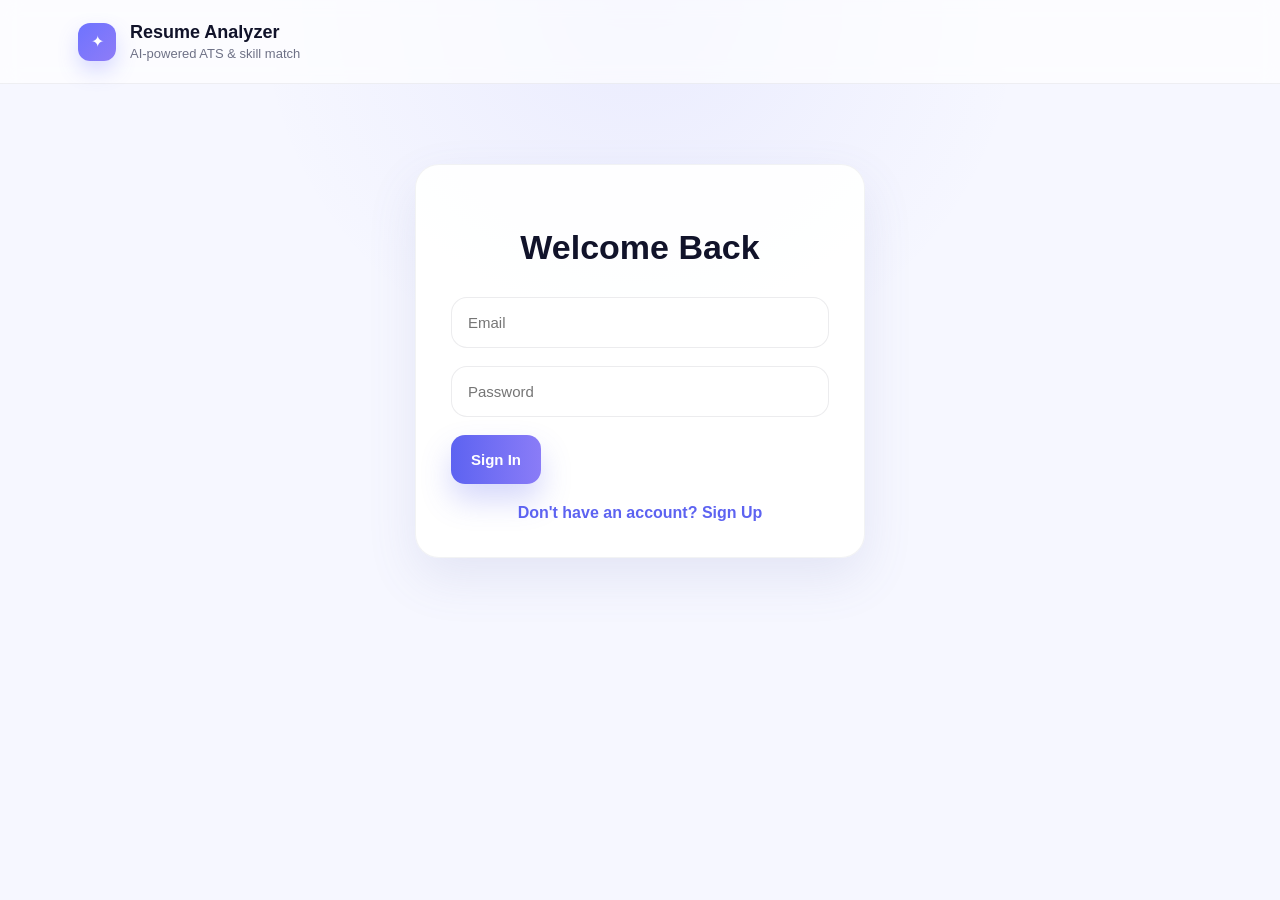
<file: frontend/index.html>
<!DOCTYPE html>

<html lang="en">
<head>
    <meta charset="UTF-8">
    <meta name="viewport" content="width=device-width, initial-scale=1.0">
    <title>Sign In - Resume Analyzer</title>
    <link rel="stylesheet" href="style.css">
</head>
<body>

<div class="page">


<header class="topbar">
    <div class="brand">
        <div class="brand-icon">
            ✦
        </div>

        <div>
            <h1>Resume Analyzer</h1>
            <p>AI-powered ATS & skill match</p>
        </div>
    </div>
</header>

<div class="auth-card">

    <h2>Welcome Back</h2>

    <input
            class="auth-input"
            type="email"
            id="loginEmail"
            placeholder="Email">

    <input
            class="auth-input"
            type="password"
            id="loginPassword"
            placeholder="Password">

    <button class="primary-btn" onclick="login()">
        Sign In
    </button>

    <div class="auth-link">
        <a href="signup.html">
            Don't have an account? Sign Up
        </a>
    </div>

</div>

</div>

<script src="auth.js"></script>

</body>
</html>
</file>
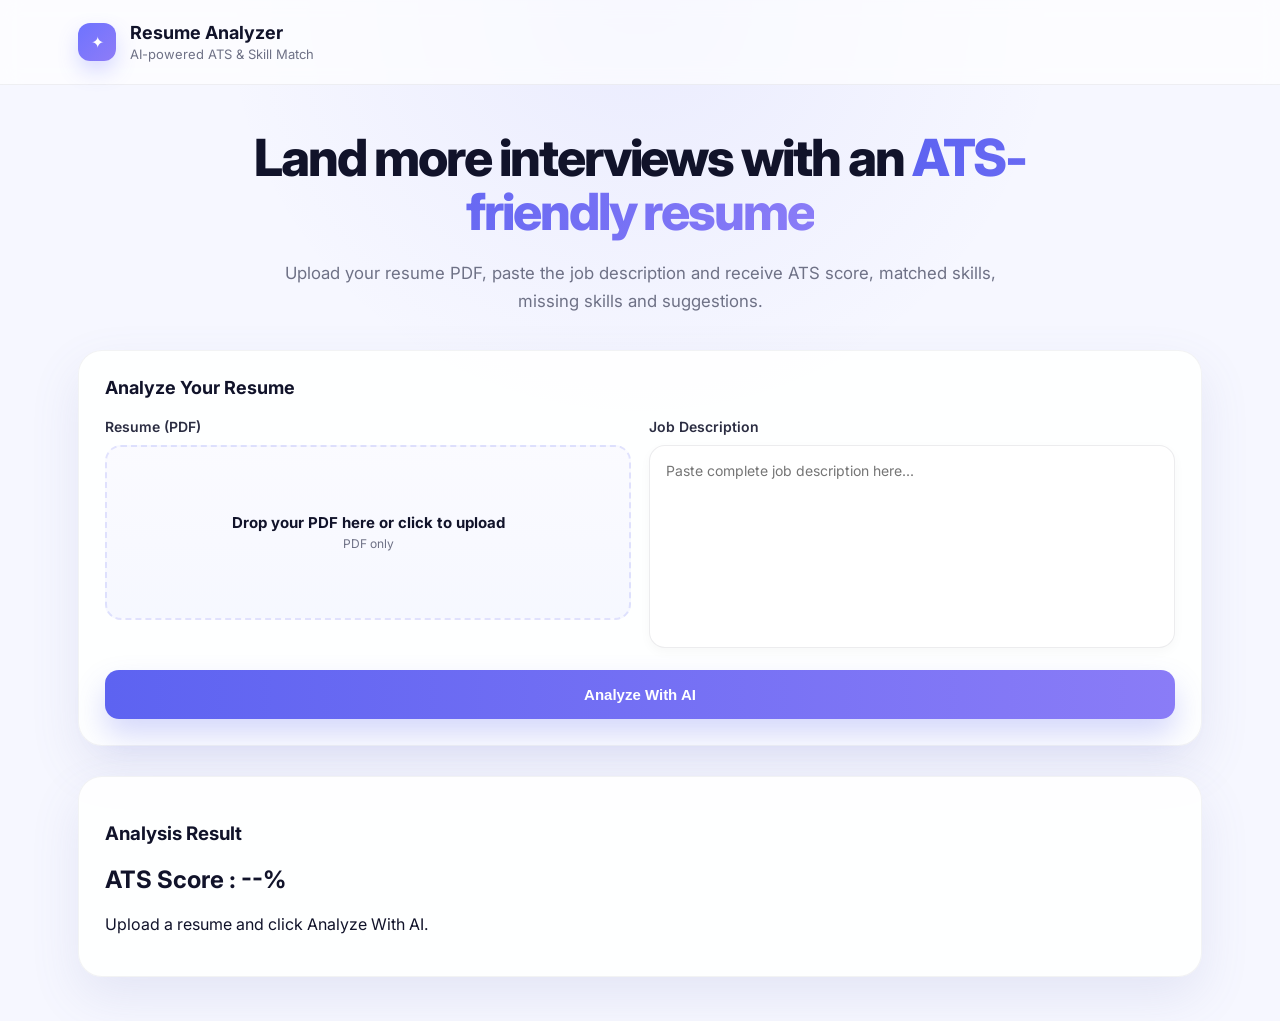
<file: frontend/dashboard.html>
<!DOCTYPE html>
<html lang="en">
<head>
    <meta charset="UTF-8">
    <meta name="viewport" content="width=device-width, initial-scale=1.0">
    <title>Resume Analyzer Dashboard</title>

    <link rel="preconnect" href="https://fonts.googleapis.com">
    <link rel="preconnect" href="https://fonts.gstatic.com" crossorigin>

    <link
            href="https://fonts.googleapis.com/css2?family=Inter:wght@400;500;600;700;800&display=swap"
            rel="stylesheet">

    <link rel="stylesheet" href="style.css">
</head>
<body>

<div class="page">

    <header class="topbar">

        <div class="brand">

            <div class="brand-icon">
                ✦
            </div>

            <div>
                <h1>Resume Analyzer</h1>
                <p>AI-powered ATS & Skill Match</p>
            </div>

        </div>

    </header>


    <main class="hero">

        <section class="hero-text">

            <h2>
                Land more interviews with an
                <span>ATS-friendly resume</span>
            </h2>

            <p>
                Upload your resume PDF, paste the job description and receive
                ATS score, matched skills, missing skills and suggestions.
            </p>

        </section>


        <section class="analyzer-card">

            <div class="card-title">
                <h3>Analyze Your Resume</h3>
            </div>


            <form id="resumeForm">

                <!-- FIX: wrap the two fields in .form-grid so the CSS grid applies -->
                <div class="form-grid">

                    <div class="field">

                        <label for="resumeFile">
                            Resume (PDF)
                        </label>

                        <div class="upload-box" id="uploadBox">

                            <input
                                    type="file"
                                    id="resumeFile"
                                    accept=".pdf"
                                    hidden>

                            <div class="upload-content">

                                <p class="file-name" id="fileName">
                                    Drop your PDF here or click to upload
                                </p>

                                <span class="file-meta" id="fileMeta">
                                    PDF only
                                </span>

                            </div>

                        </div>

                    </div>


                    <div class="field">

                        <label for="jobDescription">
                            Job Description
                        </label>

                        <textarea
                                id="jobDescription"
                                rows="8"
                                placeholder="Paste complete job description here..."></textarea>

                    </div>

                </div><!-- end .form-grid -->


                <button
                        type="submit"
                        id="analyzeBtn"
                        class="primary-btn"
                        style="width:100%; margin-top:18px;">

                    Analyze With AI

                </button>

            </form>

        </section>


        <section class="analyzer-card" style="margin-top:30px;">

            <h3>Analysis Result</h3>

            <div id="resultBox">

                <h2>ATS Score : --%</h2>

                <p>
                    Upload a resume and click Analyze With AI.
                </p>

            </div>

        </section>

    </main>

</div>

<script defer src="app.js"></script>

</body>
</html>
</file>
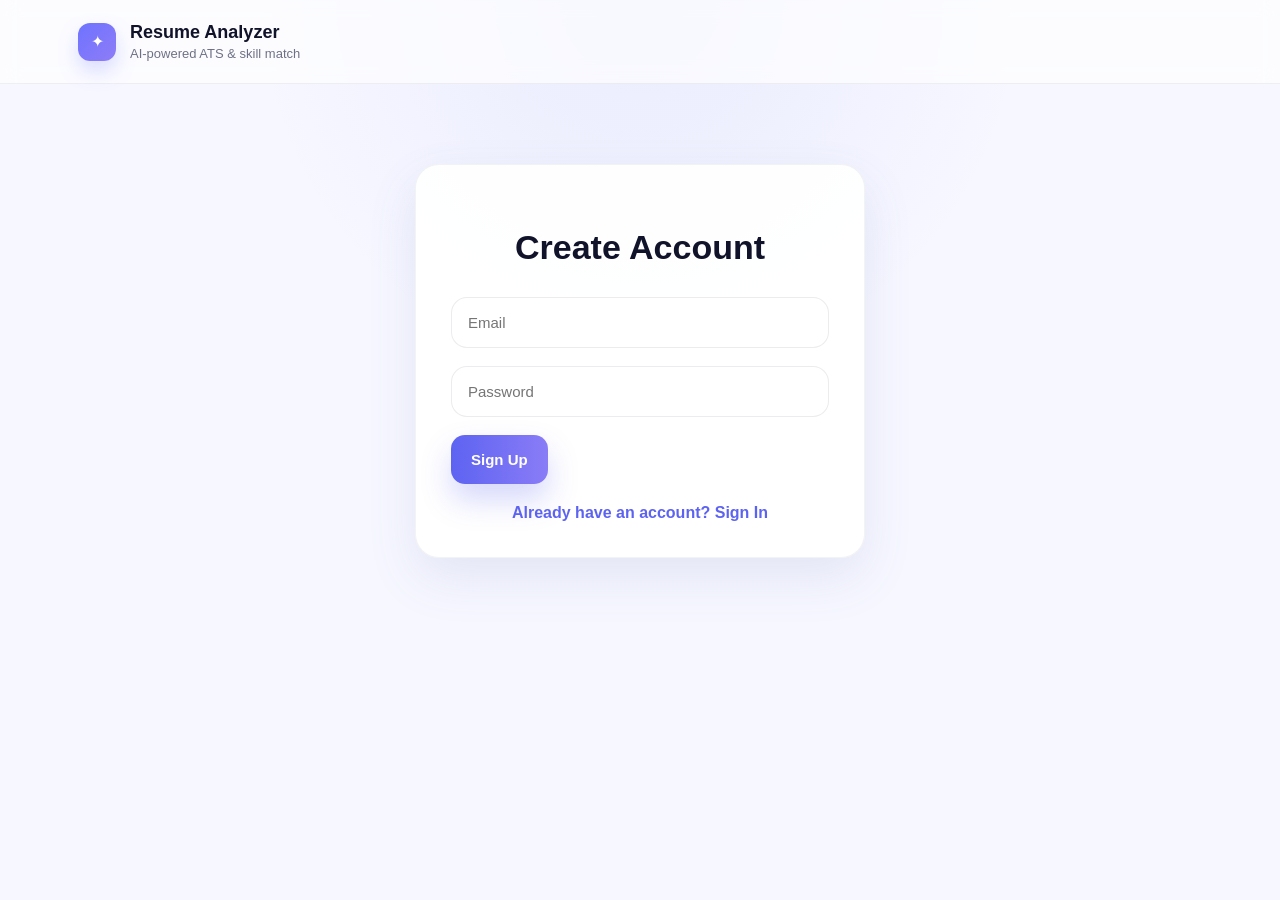
<file: frontend/signup.html>
<!DOCTYPE html>

<html lang="en">
<head>
    <meta charset="UTF-8">
    <meta name="viewport" content="width=device-width, initial-scale=1.0">
    <title>Sign Up - Resume Analyzer</title>
    <link rel="stylesheet" href="style.css">
</head>
<body>

<div class="page">

<header class="topbar">
    <div class="brand">
        <div class="brand-icon">
            ✦
        </div>

        <div>
            <h1>Resume Analyzer</h1>
            <p>AI-powered ATS & skill match</p>
        </div>
    </div>
</header>

<div class="auth-card">

    <h2>Create Account</h2>

    <input
            class="auth-input"
            type="email"
            id="signupEmail"
            placeholder="Email">

    <input
            class="auth-input"
            type="password"
            id="signupPassword"
            placeholder="Password">

    <button class="primary-btn" onclick="signup()">
        Sign Up
    </button>

    <div class="auth-link">
        <a href="index.html">
            Already have an account? Sign In
        </a>
    </div>

</div>

</div>

<script src="auth.js"></script>

</body>
</html>
</file>
<file: frontend/style.css>
:root {
  --bg: #f6f7ff;
  --card: #ffffff;
  --text: #11132a;
  --muted: #6e7186;
  --border: rgba(17, 19, 42, 0.08);
  --primary: #5d63f1;
  --primary-2: #8a7cf7;
  --shadow: 0 20px 50px rgba(101, 105, 173, 0.12);
}

* {
  box-sizing: border-box;
}

body {
  margin: 0;
  font-family: "Inter", sans-serif;
  background:
    radial-gradient(circle at top, rgba(93, 99, 241, 0.08), transparent 35%),
    var(--bg);
  color: var(--text);
}

.page {
  min-height: 100vh;
}

.topbar {
  background: rgba(255, 255, 255, 0.65);
  backdrop-filter: blur(10px);
  border-bottom: 1px solid rgba(17, 19, 42, 0.06);
}

.brand {
  max-width: 1180px;
  margin: 0 auto;
  padding: 22px 28px;
  display: flex;
  align-items: center;
  gap: 14px;
}

.brand-icon {
  width: 38px;
  height: 38px;
  border-radius: 12px;
  background: linear-gradient(135deg, #6e73ff, #8e7cf7);
  color: white;
  display: grid;
  place-items: center;
  box-shadow: 0 10px 20px rgba(110, 115, 255, 0.25);
}

.brand-icon svg {
  width: 21px;
  height: 21px;
}

.brand h1 {
  margin: 0;
  font-size: 18px;
  font-weight: 700;
}

.brand p {
  margin: 3px 0 0;
  color: var(--muted);
  font-size: 13px;
}

.hero {
  max-width: 1180px;
  margin: 0 auto;
  padding: 34px 28px 44px;
}

.hero-text {
  text-align: center;
  margin: 12px auto 34px;
  max-width: 900px;
}

.hero-text h2 {
  margin: 0;
  font-size: clamp(2rem, 4vw, 4.25rem);
  line-height: 1.05;
  letter-spacing: -0.04em;
  font-weight: 800;
}

.hero-text h2 span {
  color: var(--primary);
  background: linear-gradient(90deg, var(--primary), var(--primary-2));
  -webkit-background-clip: text;
  background-clip: text;
  color: transparent;
}

.hero-text p {
  margin: 20px auto 0;
  max-width: 760px;
  color: var(--muted);
  font-size: 1.05rem;
  line-height: 1.7;
}

.analyzer-card {
  background: rgba(255, 255, 255, 0.9);
  border: 1px solid rgba(17, 19, 42, 0.05);
  border-radius: 24px;
  box-shadow: var(--shadow);
  padding: 26px;
}

.card-title {
  display: flex;
  align-items: center;
  gap: 10px;
  margin-bottom: 20px;
}

.doc-icon {
  color: var(--primary);
  display: inline-flex;
  align-items: center;
  justify-content: center;
}

.doc-icon svg {
  width: 22px;
  height: 22px;
}

.card-title h3 {
  margin: 0;
  font-size: 18px;
  font-weight: 700;
}

.form-grid {
  display: grid;
  grid-template-columns: 1fr 1fr;
  gap: 18px;
}

.field label {
  display: block;
  margin-bottom: 10px;
  font-size: 14px;
  font-weight: 600;
  color: #2b2d42;
}

.upload-box {
  min-height: 175px;
  border: 2px dashed rgba(93, 99, 241, 0.16);
  border-radius: 16px;
  background: linear-gradient(180deg, rgba(250, 250, 255, 0.9), rgba(245, 247, 255, 0.9));
  display: grid;
  place-items: center;
  cursor: pointer;
  transition: 0.2s ease;
  padding: 16px;
}

.upload-box:hover {
  border-color: rgba(93, 99, 241, 0.35);
  transform: translateY(-1px);
}

.upload-content {
  text-align: center;
}

.upload-icon {
  width: 46px;
  height: 46px;
  margin: 0 auto 12px;
  border-radius: 14px;
  background: rgba(93, 99, 241, 0.08);
  color: var(--primary);
  display: grid;
  place-items: center;
}

.upload-icon svg {
  width: 24px;
  height: 24px;
}

.file-name {
  margin: 0;
  font-weight: 700;
  font-size: 15px;
  color: var(--text);
}

.file-meta {
  display: block;
  margin-top: 4px;
  font-size: 12px;
  color: var(--muted);
}

textarea {
  width: 100%;
  min-height: 175px;
  resize: none;
  border: 1px solid rgba(17, 19, 42, 0.08);
  border-radius: 16px;
  background: #fff;
  padding: 14px 16px;
  font: inherit;
  font-size: 14px;
  line-height: 1.55;
  color: var(--text);
  outline: none;
  box-shadow: 0 4px 12px rgba(17, 19, 42, 0.03);
}

textarea:focus {
  border-color: rgba(93, 99, 241, 0.45);
  box-shadow: 0 0 0 4px rgba(93, 99, 241, 0.08);
}

.primary-btn {
  grid-column: 1 / -1;
  border: none;
  border-radius: 14px;
  padding: 16px 20px;
  font-size: 15px;
  font-weight: 700;
  color: white;
  background: linear-gradient(90deg, var(--primary), var(--primary-2));
  box-shadow: 0 16px 30px rgba(93, 99, 241, 0.25);
  cursor: pointer;
  transition: 0.2s ease;
}

.primary-btn:hover {
  transform: translateY(-1px);
  box-shadow: 0 18px 34px rgba(93, 99, 241, 0.3);
}

.btn-icon {
  margin-right: 8px;
}

@media (max-width: 900px) {
  .form-grid {
    grid-template-columns: 1fr;
  }

  .hero-text {
    text-align: left;
  }
}

@media (max-width: 600px) {
  .brand {
    padding: 18px 18px;
  }

  .hero {
    padding: 22px 18px 32px;
  }

  .analyzer-card {
    padding: 18px;
    border-radius: 20px;
  }

  .hero-text h2 {
    font-size: 2rem;
  }

  .hero-text p {
    font-size: 0.98rem;
  }
}

/* ================= AUTH PAGES ================= */

.auth-card {
max-width: 450px;
margin: 80px auto;
background: rgba(255,255,255,0.92);
border: 1px solid rgba(17,19,42,0.05);
border-radius: 24px;
box-shadow: var(--shadow);
padding: 35px;
}

.auth-card h2 {
text-align: center;
margin-bottom: 30px;
font-size: 34px;
font-weight: 800;
}

.auth-input {
width: 100%;
padding: 16px;
margin-bottom: 18px;
border-radius: 16px;
border: 1px solid rgba(17,19,42,0.08);
font-size: 15px;
font-family: inherit;
outline: none;
transition: 0.2s ease;
}

.auth-input:focus {
border-color: rgba(93,99,241,0.45);
box-shadow: 0 0 0 4px rgba(93,99,241,0.08);
}

.auth-link {
margin-top: 20px;
text-align: center;
}

.auth-link a {
text-decoration: none;
color: var(--primary);
font-weight: 600;
}

.auth-link a:hover {
text-decoration: underline;
}
</file>
